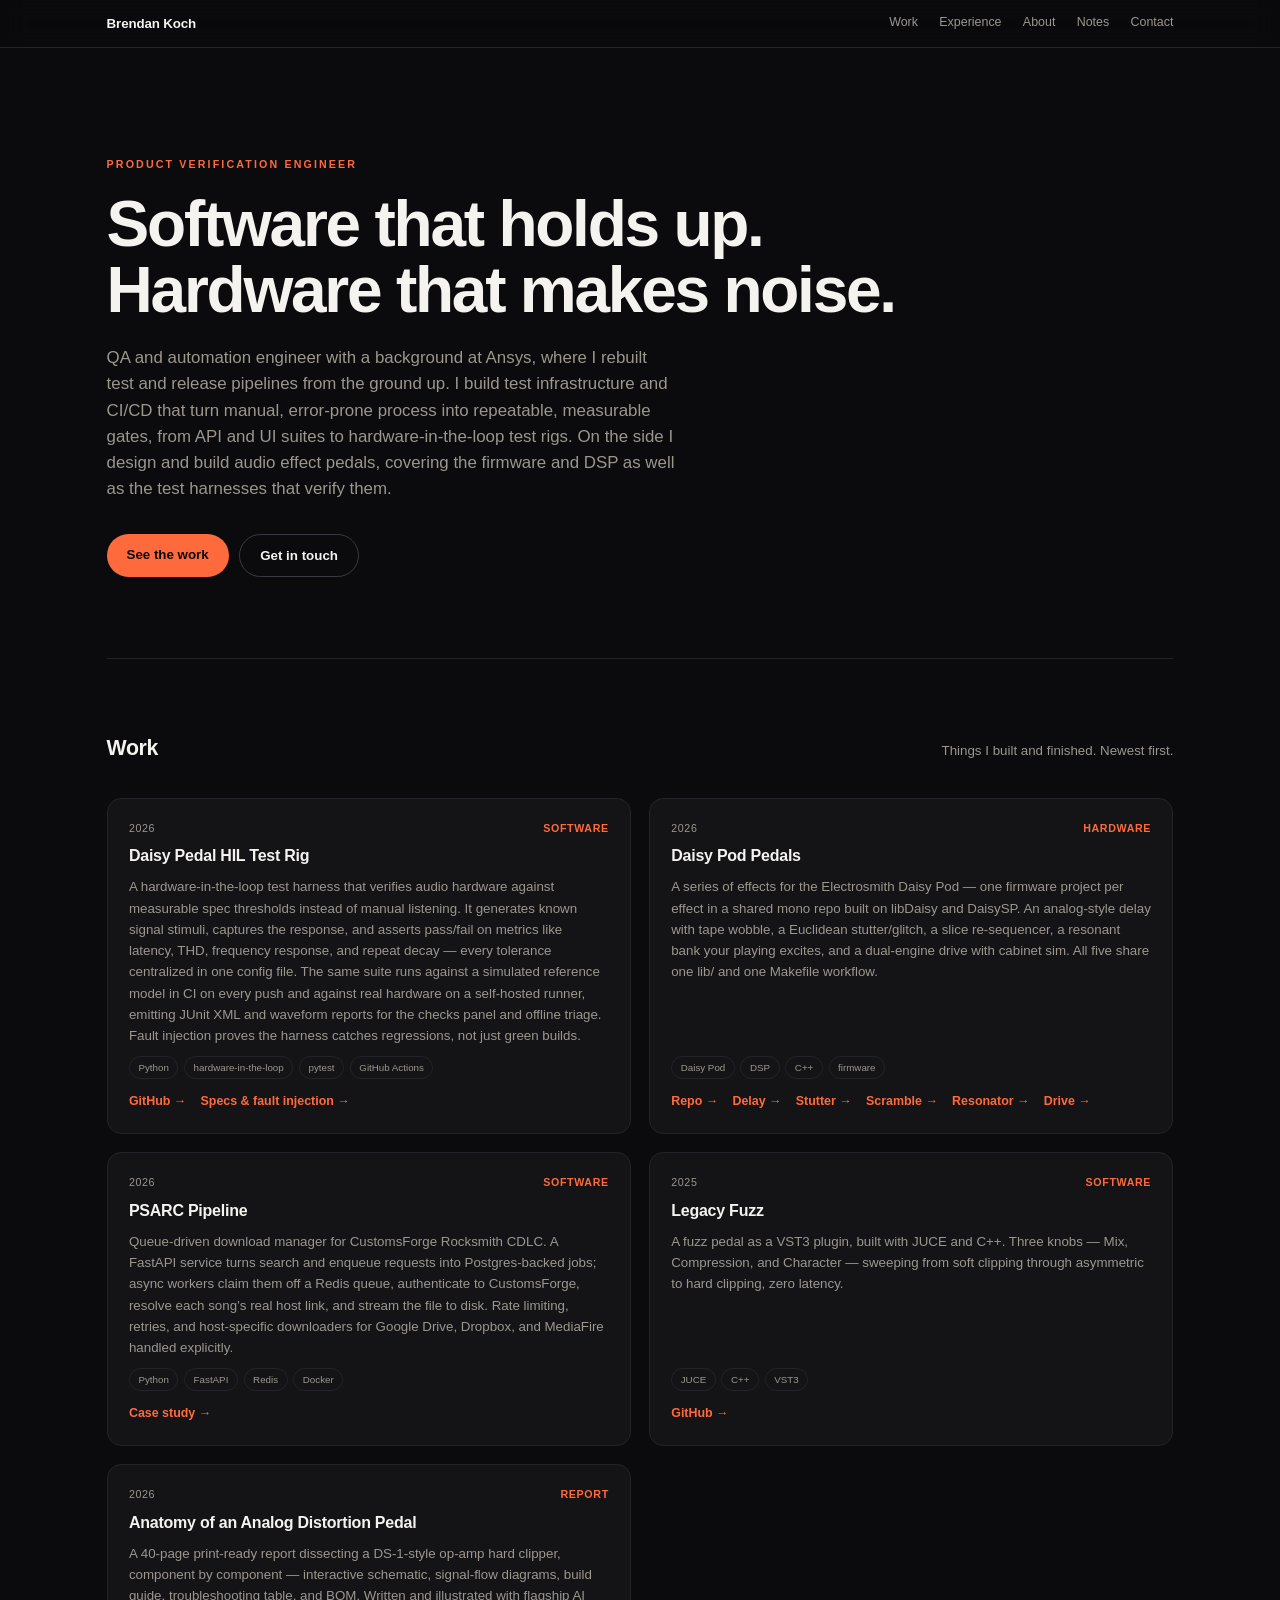
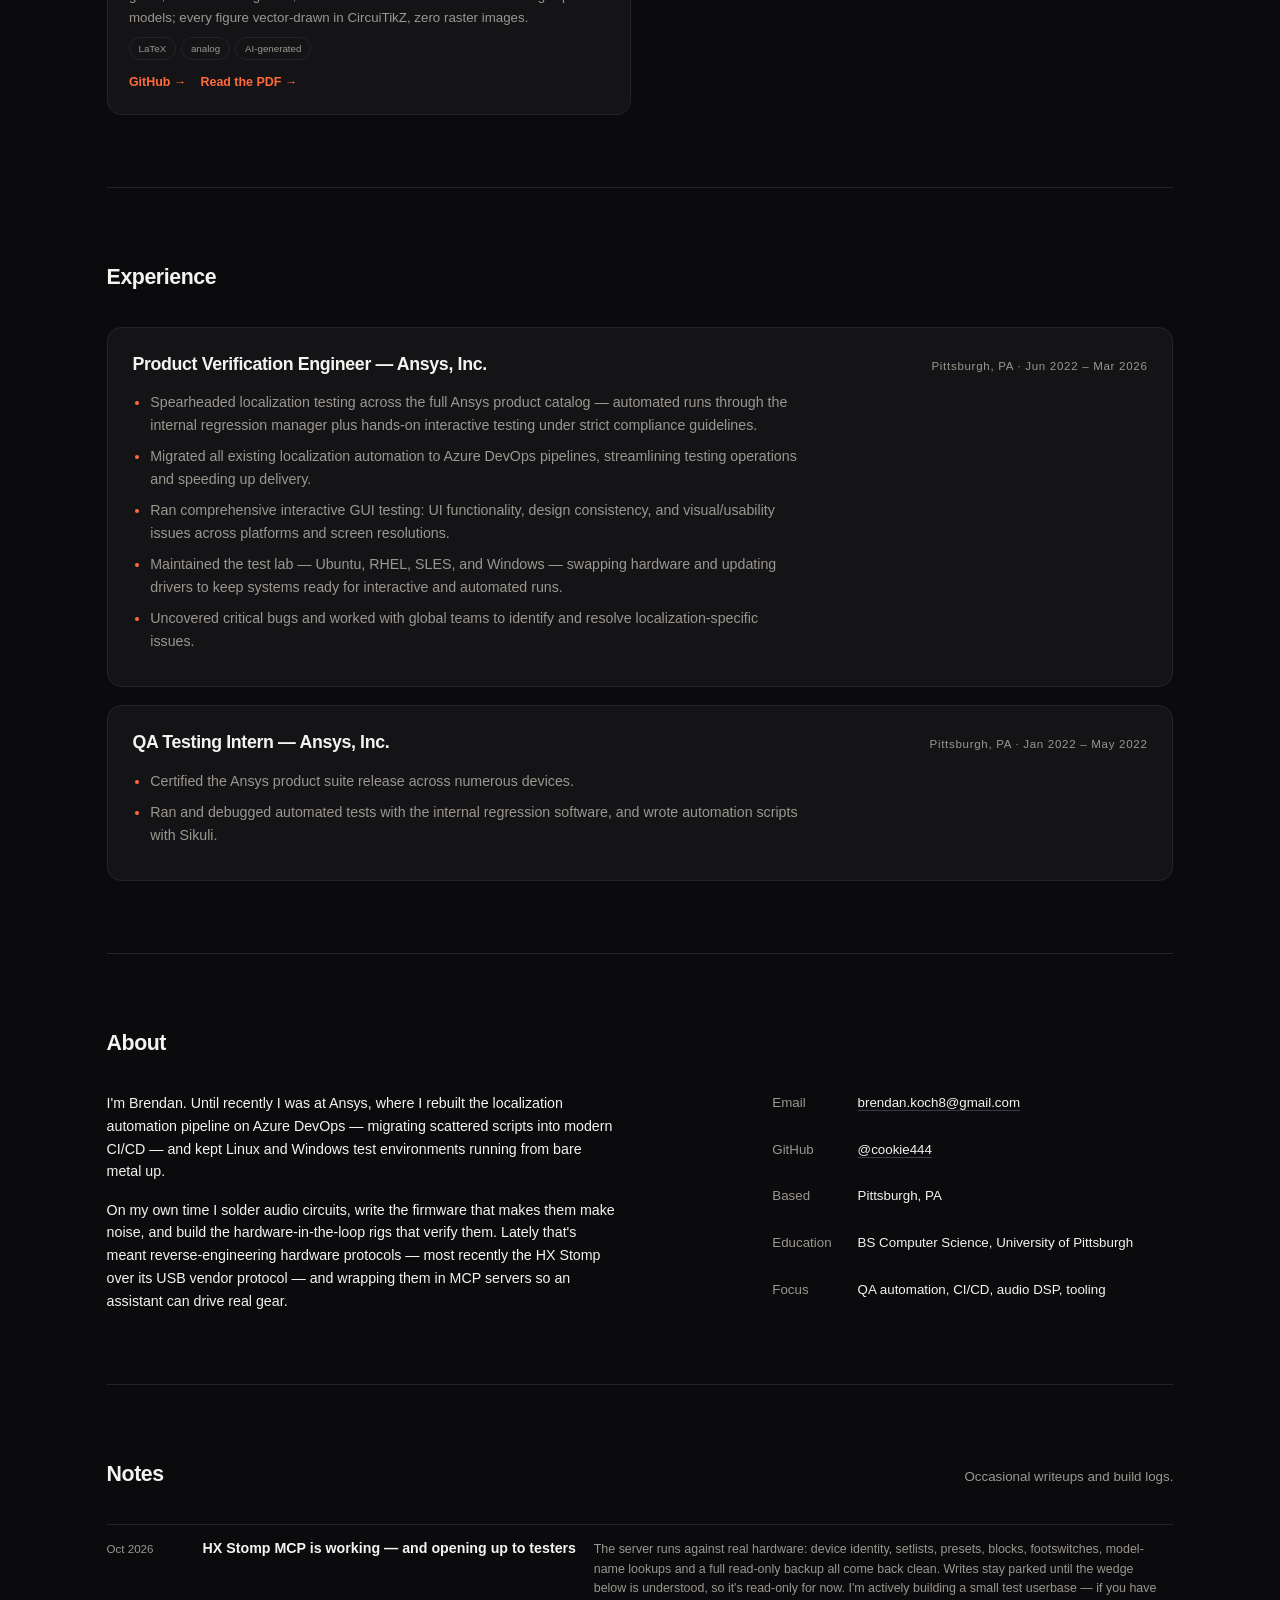
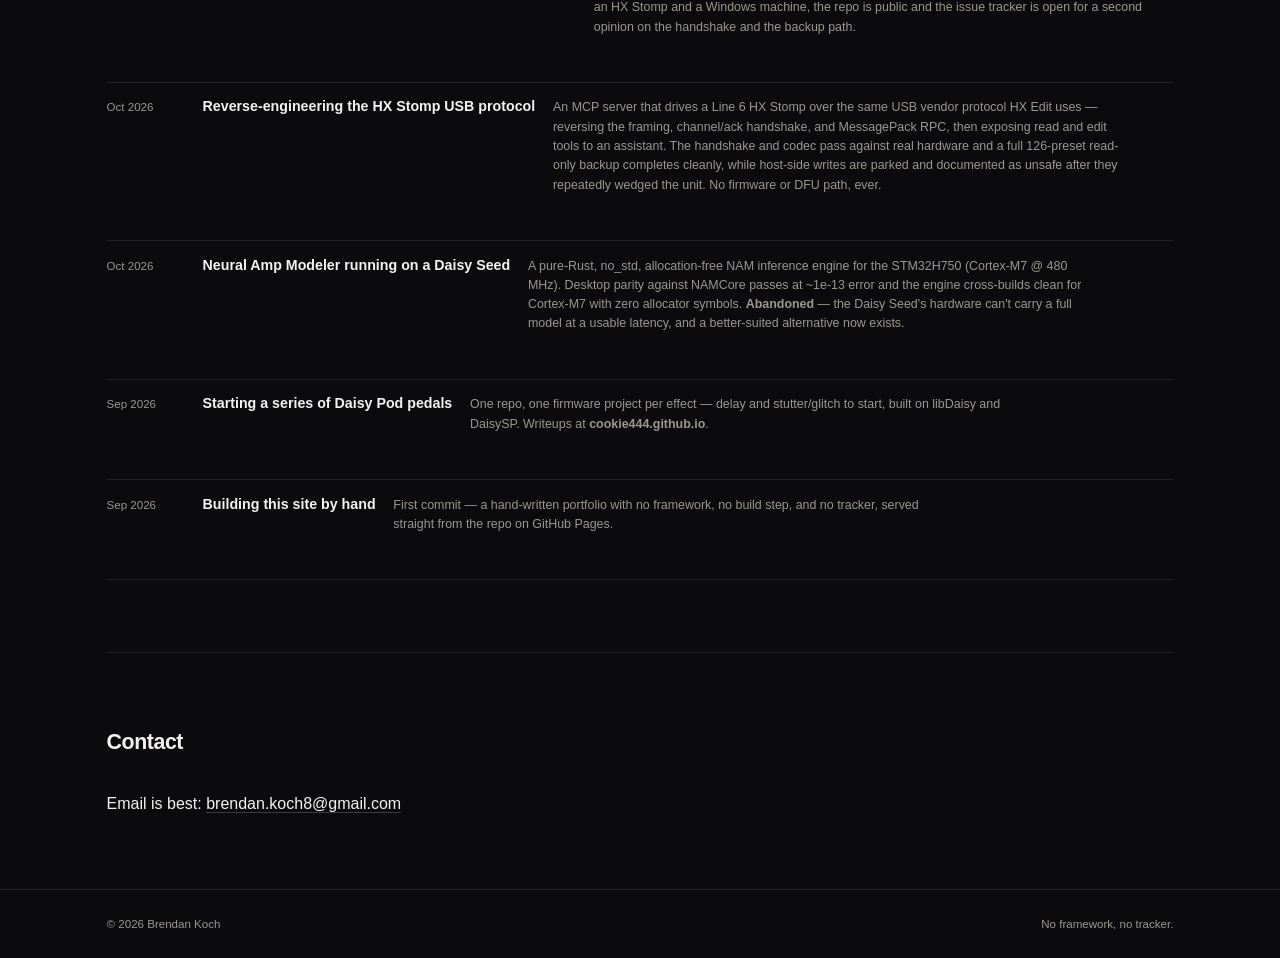
<file: index.html>
<!DOCTYPE html>
<html lang="en">
<head>
<meta charset="UTF-8">
<meta name="viewport" content="width=device-width, initial-scale=1">
<title>Brendan Koch</title>
<meta name="description" content="Portfolio of Brendan Koch — QA and automation engineer, pedal builder, toolmaker.">
<link rel="icon" href="data:image/svg+xml,<svg xmlns='http://www.w3.org/2000/svg' viewBox='0 0 32 32'><rect width='32' height='32' rx='7' fill='%23ff6a3d'/><text x='16' y='23' font-size='18' font-family='Arial' font-weight='700' text-anchor='middle' fill='%230b0b0d'>B</text></svg>">
<link rel="stylesheet" href="style.css">
</head>
<body>

<header class="topbar">
  <div class="topbar-inner">
    <a class="brand" href="#top">Brendan Koch</a>
    <nav class="nav">
      <a href="#work">Work</a>
      <a href="#experience">Experience</a>
      <a href="#about">About</a>
      <a href="#notes">Notes</a>
      <a href="#contact">Contact</a>
    </nav>
  </div>
</header>

<main id="top">

  <section class="hero">
    <p class="eyebrow">Product verification engineer</p>
    <h1>Software that holds up.<br>Hardware that makes noise.</h1>
    <p class="sub">QA and automation engineer with a background at Ansys, where I rebuilt test and release pipelines from the ground up. I build test infrastructure and CI/CD that turn manual, error-prone process into repeatable, measurable gates, from API and UI suites to hardware-in-the-loop test rigs. On the side I design and build audio effect pedals, covering the firmware and DSP as well as the test harnesses that verify them.</p>
    <div class="cta">
      <a class="btn solid" href="#work">See the work</a>
      <a class="btn ghost" href="mailto:brendan.koch8@gmail.com">Get in touch</a>
    </div>
  </section>

  <section id="work" class="section">
    <div class="section-head">
      <h2>Work</h2>
      <p class="section-sub">Things I built and finished. Newest first.</p>
    </div>

    <div class="grid">

      <article class="card">
        <div class="card-top">
          <p class="year">2026</p>
          <p class="kind">Software</p>
        </div>
        <h3>Daisy Pedal HIL Test Rig</h3>
        <p class="blurb">A hardware-in-the-loop test harness that verifies audio hardware against measurable spec thresholds instead of manual listening. It generates known signal stimuli, captures the response, and asserts pass/fail on metrics like latency, THD, frequency response, and repeat decay &mdash; every tolerance centralized in one config file. The same suite runs against a simulated reference model in CI on every push and against real hardware on a self-hosted runner, emitting JUnit XML and waveform reports for the checks panel and offline triage. Fault injection proves the harness catches regressions, not just green builds.</p>
        <p class="meta"><span class="tag">Python</span><span class="tag">hardware-in-the-loop</span><span class="tag">pytest</span><span class="tag">GitHub Actions</span></p>
        <p class="links"><a href="https://github.com/cookie444/daisy-pedal-test-harness">GitHub</a><a href="https://github.com/cookie444/daisy-pedal-test-harness/blob/main/README.md">Specs &amp; fault injection</a></p>
      </article>

      <article class="card">
        <div class="card-top">
          <p class="year">2026</p>
          <p class="kind">Hardware</p>
        </div>
        <h3>Daisy Pod Pedals</h3>
        <p class="blurb">A series of effects for the Electrosmith Daisy Pod &mdash; one firmware project per effect in a shared mono repo built on libDaisy and DaisySP. An analog-style delay with tape wobble, a Euclidean stutter/glitch, a slice re-sequencer, a resonant bank your playing excites, and a dual-engine drive with cabinet sim. All five share one lib/ and one Makefile workflow.</p>
        <p class="meta"><span class="tag">Daisy Pod</span><span class="tag">DSP</span><span class="tag">C++</span><span class="tag">firmware</span></p>
        <p class="links"><a href="https://github.com/cookie444/Daisy-Pod-Projects">Repo</a><a href="https://github.com/cookie444/Daisy-Pod-Projects/tree/main/delay">Delay</a><a href="https://github.com/cookie444/Daisy-Pod-Projects/tree/main/stutter-glitch">Stutter</a><a href="https://github.com/cookie444/Daisy-Pod-Projects/tree/main/buffer-scramble">Scramble</a><a href="https://github.com/cookie444/Daisy-Pod-Projects/tree/main/specter-resonator">Resonator</a><a href="https://github.com/cookie444/Daisy-Pod-Projects/tree/main/legacy-harmonic-saturator">Drive</a></p>
      </article>

      <article class="card">
        <div class="card-top">
          <p class="year">2026</p>
          <p class="kind">Software</p>
        </div>
        <h3>PSARC Pipeline</h3>
        <p class="blurb">Queue-driven download manager for CustomsForge Rocksmith CDLC. A FastAPI service turns search and enqueue requests into Postgres-backed jobs; async workers claim them off a Redis queue, authenticate to CustomsForge, resolve each song&rsquo;s real host link, and stream the file to disk. Rate limiting, retries, and host-specific downloaders for Google Drive, Dropbox, and MediaFire handled explicitly.</p>
        <p class="meta"><span class="tag">Python</span><span class="tag">FastAPI</span><span class="tag">Redis</span><span class="tag">Docker</span></p>
        <p class="links"><a href="work/psarc-pipeline.html">Case study</a></p>
      </article>

      <article class="card">
        <div class="card-top">
          <p class="year">2025</p>
          <p class="kind">Software</p>
        </div>
        <h3>Legacy Fuzz</h3>
        <p class="blurb">A fuzz pedal as a VST3 plugin, built with JUCE and C++. Three knobs &mdash; Mix, Compression, and Character &mdash; sweeping from soft clipping through asymmetric to hard clipping, zero latency.</p>
        <p class="meta"><span class="tag">JUCE</span><span class="tag">C++</span><span class="tag">VST3</span></p>
        <p class="links"><a href="https://github.com/cookie444/Legacy-Fuzz">GitHub</a></p>
      </article>

      <article class="card">
        <div class="card-top">
          <p class="year">2026</p>
          <p class="kind">Report</p>
        </div>
        <h3>Anatomy of an Analog Distortion Pedal</h3>
        <p class="blurb">A 40-page print-ready report dissecting a DS-1-style op-amp hard clipper, component by component &mdash; interactive schematic, signal-flow diagrams, build guide, troubleshooting table, and BOM. Written and illustrated with flagship AI models; every figure vector-drawn in CircuiTikZ, zero raster images.</p>
        <p class="meta"><span class="tag">LaTeX</span><span class="tag">analog</span><span class="tag">AI-generated</span></p>
        <p class="links"><a href="https://github.com/cookie444/Interactive-Distortion-Pedal-Build-and-Analysis">GitHub</a><a href="https://github.com/cookie444/Interactive-Distortion-Pedal-Build-and-Analysis/blob/main/main.pdf">Read the PDF</a></p>
      </article>

    </div>
  </section>

  <section id="experience" class="section">
    <div class="section-head">
      <h2>Experience</h2>
    </div>
    <article class="job">
      <div class="job-head">
        <h3>Product Verification Engineer &mdash; Ansys, Inc.</h3>
        <p class="year">Pittsburgh, PA &middot; Jun 2022 &ndash; Mar 2026</p>
      </div>
      <ul class="job-list">
        <li>Spearheaded localization testing across the full Ansys product catalog &mdash; automated runs through the internal regression manager plus hands-on interactive testing under strict compliance guidelines.</li>
        <li>Migrated all existing localization automation to Azure DevOps pipelines, streamlining testing operations and speeding up delivery.</li>
        <li>Ran comprehensive interactive GUI testing: UI functionality, design consistency, and visual/usability issues across platforms and screen resolutions.</li>
        <li>Maintained the test lab &mdash; Ubuntu, RHEL, SLES, and Windows &mdash; swapping hardware and updating drivers to keep systems ready for interactive and automated runs.</li>
        <li>Uncovered critical bugs and worked with global teams to identify and resolve localization-specific issues.</li>
      </ul>
    </article>

    <article class="job">
      <div class="job-head">
        <h3>QA Testing Intern &mdash; Ansys, Inc.</h3>
        <p class="year">Pittsburgh, PA &middot; Jan 2022 &ndash; May 2022</p>
      </div>
      <ul class="job-list">
        <li>Certified the Ansys product suite release across numerous devices.</li>
        <li>Ran and debugged automated tests with the internal regression software, and wrote automation scripts with Sikuli.</li>
      </ul>
    </article>
  </section>

  <section id="about" class="section">
    <div class="section-head">
      <h2>About</h2>
    </div>
    <div class="about-cols">
      <div class="prose">
        <p>I'm Brendan. Until recently I was at Ansys, where I rebuilt the localization automation pipeline on Azure DevOps &mdash; migrating scattered scripts into modern CI/CD &mdash; and kept Linux and Windows test environments running from bare metal up.</p>
        <p>On my own time I solder audio circuits, write the firmware that makes them make noise, and build the hardware-in-the-loop rigs that verify them. Lately that's meant reverse-engineering hardware protocols &mdash; most recently the HX Stomp over its USB vendor protocol &mdash; and wrapping them in MCP servers so an assistant can drive real gear.</p>
      </div>
      <dl class="facts">
        <div><dt>Email</dt><dd><a href="mailto:brendan.koch8@gmail.com">brendan.koch8@gmail.com</a></dd></div>
        <div><dt>GitHub</dt><dd><a href="https://github.com/cookie444">@cookie444</a></dd></div>
        <div><dt>Based</dt><dd>Pittsburgh, PA</dd></div>
        <div><dt>Education</dt><dd>BS Computer Science, University of Pittsburgh</dd></div>
        <div><dt>Focus</dt><dd>QA automation, CI/CD, audio DSP, tooling</dd></div>
      </dl>
    </div>
  </section>

  <section id="notes" class="section">
    <div class="section-head">
      <h2>Notes</h2>
      <p class="section-sub">Occasional writeups and build logs.</p>
    </div>
    <ul class="notes">
      <!-- ADD: newest first. -->
      <li><span class="date">Oct 2026</span><a href="https://github.com/cookie444/HX-Stomp-MCP">HX Stomp MCP is working &mdash; and opening up to testers</a><span class="sub">The server runs against real hardware: device identity, setlists, presets, blocks, footswitches, model-name lookups and a full read-only backup all come back clean. Writes stay parked until the wedge below is understood, so it's read-only for now. I'm actively building a small test userbase &mdash; if you have an HX Stomp and a Windows machine, the repo is public and the issue tracker is open for a second opinion on the handshake and the backup path.</span></li>
      <li><span class="date">Oct 2026</span><a href="https://github.com/cookie444/HX-Stomp-MCP">Reverse-engineering the HX Stomp USB protocol</a><span class="sub">An MCP server that drives a Line 6 HX Stomp over the same USB vendor protocol HX Edit uses &mdash; reversing the framing, channel/ack handshake, and MessagePack RPC, then exposing read and edit tools to an assistant. The handshake and codec pass against real hardware and a full 126-preset read-only backup completes cleanly, while host-side writes are parked and documented as unsafe after they repeatedly wedged the unit. No firmware or DFU path, ever.</span></li>
      <li><span class="date">Oct 2026</span><a href="https://github.com/cookie444/nam-daisy-rs">Neural Amp Modeler running on a Daisy Seed</a><span class="sub">A pure-Rust, no_std, allocation-free NAM inference engine for the STM32H750 (Cortex-M7 @ 480 MHz). Desktop parity against NAMCore passes at ~1e-13 error and the engine cross-builds clean for Cortex-M7 with zero allocator symbols. <strong>Abandoned</strong> &mdash; the Daisy Seed's hardware can't carry a full model at a usable latency, and a better-suited alternative now exists.</span></li>
      <li><span class="date">Sep 2026</span><a href="https://github.com/cookie444/Daisy-Pod-Projects">Starting a series of Daisy Pod pedals</a><span class="sub">One repo, one firmware project per effect &mdash; delay and stutter/glitch to start, built on libDaisy and DaisySP. Writeups at <a href="https://cookie444.github.io/">cookie444.github.io</a>.</span></li>
      <li><span class="date">Sep 2026</span><a href="https://github.com/cookie444/cookie444.github.io">Building this site by hand</a><span class="sub">First commit &mdash; a hand-written portfolio with no framework, no build step, and no tracker, served straight from the repo on GitHub Pages.</span></li>
    </ul>
  </section>

  <section id="contact" class="section">
    <div class="section-head">
      <h2>Contact</h2>
    </div>
    <p class="contact-line">Email is best: <a href="mailto:brendan.koch8@gmail.com">brendan.koch8@gmail.com</a></p>
  </section>

</main>

<footer class="footer">
  <div class="footer-inner">
    <p>&copy; 2026 Brendan Koch</p>
    <p>No framework, no tracker.</p>
  </div>
</footer>

<script src="fit.js"></script>
</body>
</html>
</file>
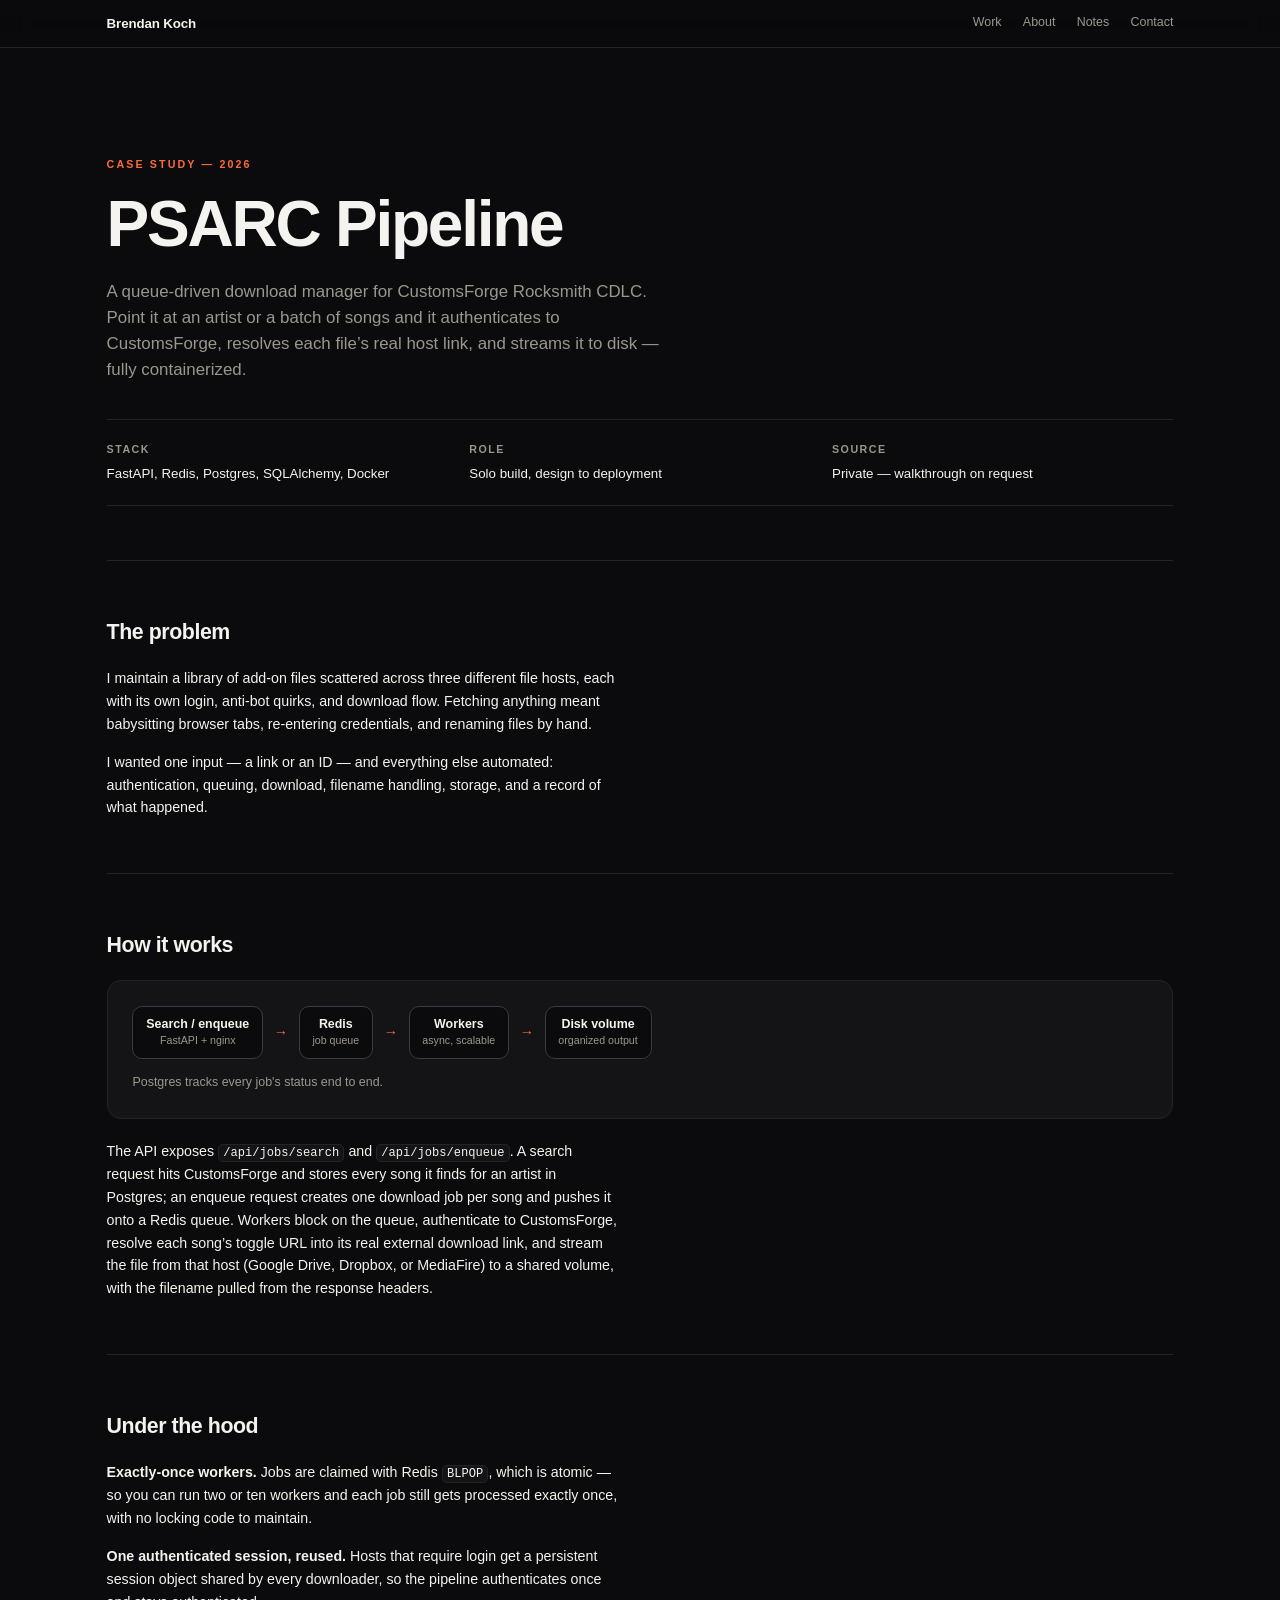
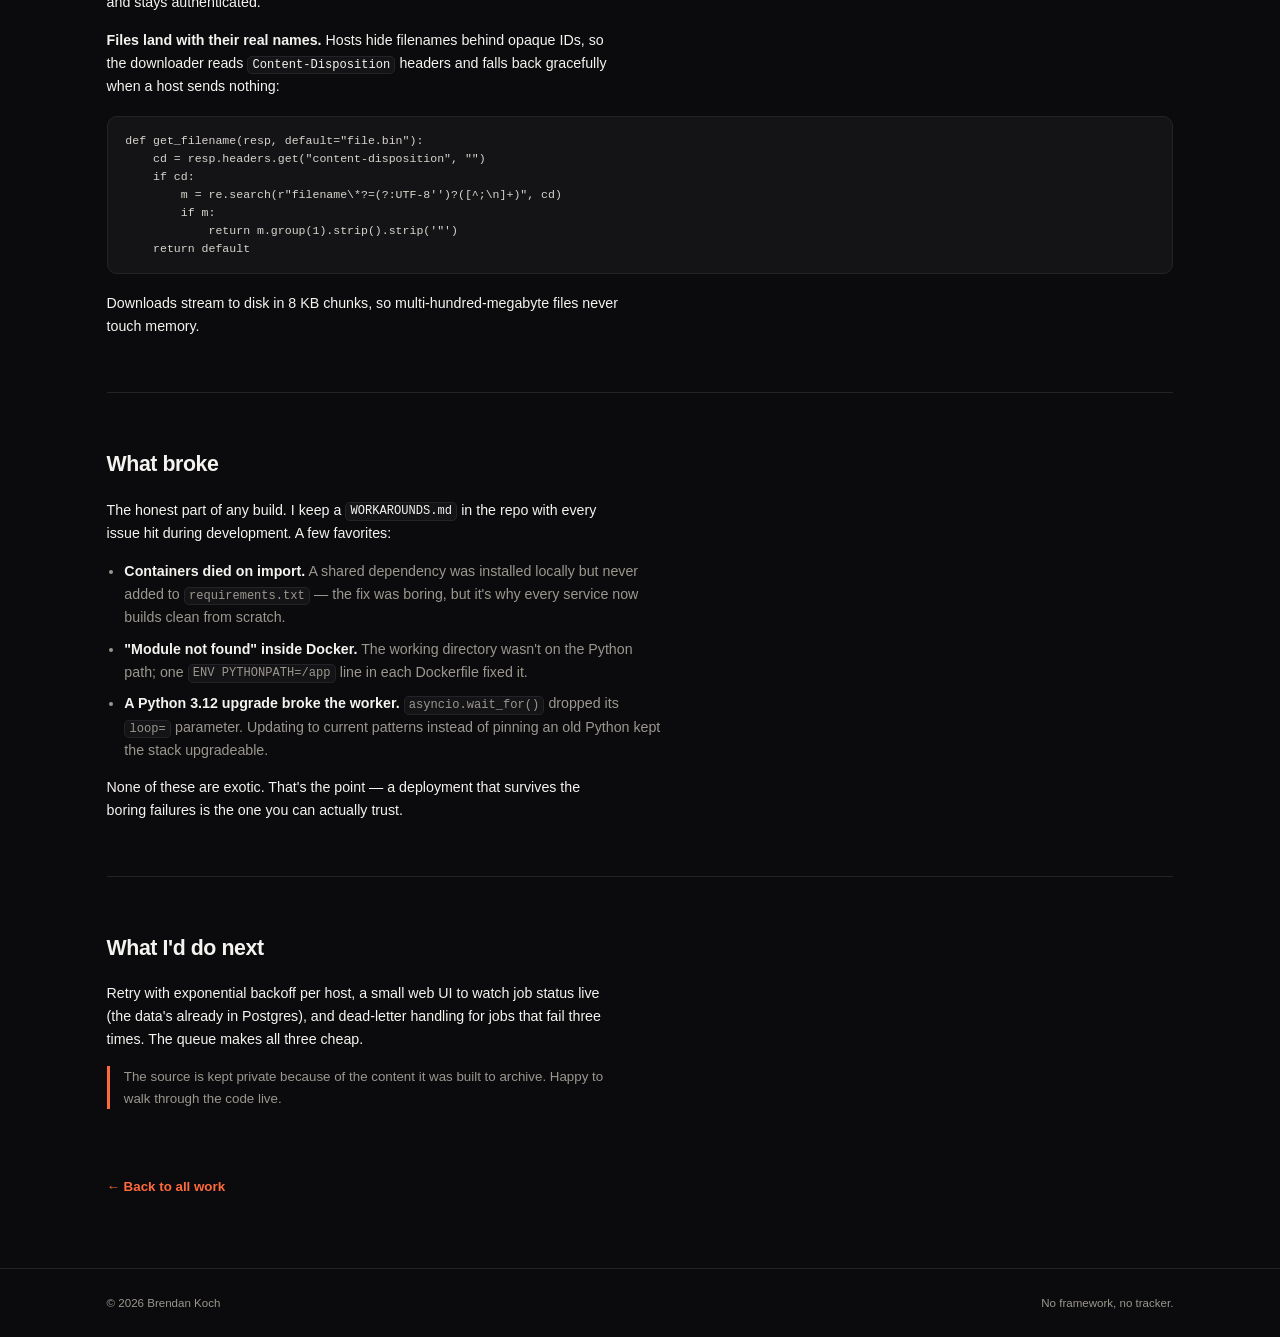
<file: work/psarc-pipeline.html>
<!DOCTYPE html>
<html lang="en">
<head>
<meta charset="UTF-8">
<meta name="viewport" content="width=device-width, initial-scale=1">
<title>PSARC Pipeline — Brendan Koch</title>
<meta name="description" content="Case study: a queue-driven download manager for CustomsForge Rocksmith CDLC built with FastAPI, Redis, Postgres, and Docker.">
<link rel="icon" href="data:image/svg+xml,<svg xmlns='http://www.w3.org/2000/svg' viewBox='0 0 32 32'><rect width='32' height='32' rx='7' fill='%23ff6a3d'/><text x='16' y='23' font-size='18' font-family='Arial' font-weight='700' text-anchor='middle' fill='%230b0b0d'>B</text></svg>">
<link rel="stylesheet" href="../style.css">
</head>
<body>

<header class="topbar">
  <div class="topbar-inner">
    <a class="brand" href="../index.html">Brendan Koch</a>
    <nav class="nav">
      <a href="../index.html#work">Work</a>
      <a href="../index.html#about">About</a>
      <a href="../index.html#notes">Notes</a>
      <a href="../index.html#contact">Contact</a>
    </nav>
  </div>
</header>

<main class="case-study">

  <section class="hero">
    <p class="eyebrow">Case study &mdash; 2026</p>
    <h1>PSARC Pipeline</h1>
    <p class="sub">A queue-driven download manager for CustomsForge Rocksmith CDLC. Point it at an artist or a batch of songs and it authenticates to CustomsForge, resolves each file&rsquo;s real host link, and streams it to disk &mdash; fully containerized.</p>
    <dl class="meta-strip">
      <div><dt>Stack</dt><dd>FastAPI, Redis, Postgres, SQLAlchemy, Docker</dd></div>
      <div><dt>Role</dt><dd>Solo build, design to deployment</dd></div>
      <div><dt>Source</dt><dd>Private &mdash; walkthrough on request</dd></div>
    </dl>
  </section>

  <section class="cs-section">
    <h2>The problem</h2>
    <div class="prose">
      <p>I maintain a library of add-on files scattered across three different file hosts, each with its own login, anti-bot quirks, and download flow. Fetching anything meant babysitting browser tabs, re-entering credentials, and renaming files by hand.</p>
      <p>I wanted one input &mdash; a link or an ID &mdash; and everything else automated: authentication, queuing, download, filename handling, storage, and a record of what happened.</p>
    </div>
  </section>

  <section class="cs-section">
    <h2>How it works</h2>
    <div class="flow" role="img" aria-label="Architecture: API request, API writes to Postgres and pushes a job to Redis, workers pop jobs and write files to a shared volume, nginx fronts the API.">
      <div class="flow-row">
        <span class="node">Search / enqueue<br><span class="node-sub">FastAPI + nginx</span></span>
        <span class="arrow">&rarr;</span>
        <span class="node">Redis<br><span class="node-sub">job queue</span></span>
        <span class="arrow">&rarr;</span>
        <span class="node">Workers<br><span class="node-sub">async, scalable</span></span>
        <span class="arrow">&rarr;</span>
        <span class="node">Disk volume<br><span class="node-sub">organized output</span></span>
      </div>
      <p class="flow-note">Postgres tracks every job's status end to end.</p>
    </div>
    <div class="prose">
      <p>The API exposes <code>/api/jobs/search</code> and <code>/api/jobs/enqueue</code>. A search request hits CustomsForge and stores every song it finds for an artist in Postgres; an enqueue request creates one download job per song and pushes it onto a Redis queue. Workers block on the queue, authenticate to CustomsForge, resolve each song&rsquo;s toggle URL into its real external download link, and stream the file from that host (Google Drive, Dropbox, or MediaFire) to a shared volume, with the filename pulled from the response headers.</p>
    </div>
  </section>

  <section class="cs-section">
    <h2>Under the hood</h2>
    <div class="prose">
      <p><strong>Exactly-once workers.</strong> Jobs are claimed with Redis <code>BLPOP</code>, which is atomic &mdash; so you can run two or ten workers and each job still gets processed exactly once, with no locking code to maintain.</p>
      <p><strong>One authenticated session, reused.</strong> Hosts that require login get a persistent session object shared by every downloader, so the pipeline authenticates once and stays authenticated.</p>
      <p><strong>Files land with their real names.</strong> Hosts hide filenames behind opaque IDs, so the downloader reads <code>Content-Disposition</code> headers and falls back gracefully when a host sends nothing:</p>
    </div>

    <pre class="code"><code>def get_filename(resp, default="file.bin"):
    cd = resp.headers.get("content-disposition", "")
    if cd:
        m = re.search(r"filename\*?=(?:UTF-8'')?([^;\n]+)", cd)
        if m:
            return m.group(1).strip().strip('"')
    return default</code></pre>

    <div class="prose">
      <p>Downloads stream to disk in 8&nbsp;KB chunks, so multi-hundred-megabyte files never touch memory.</p>
    </div>
  </section>

  <section class="cs-section">
    <h2>What broke</h2>
    <div class="prose">
      <p>The honest part of any build. I keep a <code>WORKAROUNDS.md</code> in the repo with every issue hit during development. A few favorites:</p>
      <ul>
        <li><strong>Containers died on import.</strong> A shared dependency was installed locally but never added to <code>requirements.txt</code> &mdash; the fix was boring, but it's why every service now builds clean from scratch.</li>
        <li><strong>"Module not found" inside Docker.</strong> The working directory wasn't on the Python path; one <code>ENV PYTHONPATH=/app</code> line in each Dockerfile fixed it.</li>
        <li><strong>A Python 3.12 upgrade broke the worker.</strong> <code>asyncio.wait_for()</code> dropped its <code>loop=</code> parameter. Updating to current patterns instead of pinning an old Python kept the stack upgradeable.</li>
      </ul>
      <p>None of these are exotic. That's the point &mdash; a deployment that survives the boring failures is the one you can actually trust.</p>
    </div>
  </section>

  <section class="cs-section">
    <h2>What I'd do next</h2>
    <div class="prose">
      <p>Retry with exponential backoff per host, a small web UI to watch job status live (the data's already in Postgres), and dead-letter handling for jobs that fail three times. The queue makes all three cheap.</p>
      <p class="cs-note">The source is kept private because of the content it was built to archive. Happy to walk through the code live.</p>
    </div>
  </section>

  <p class="back-link"><a href="../index.html#work">&larr; Back to all work</a></p>

</main>

<footer class="footer">
  <div class="footer-inner">
    <p>&copy; 2026 Brendan Koch</p>
    <p>No framework, no tracker.</p>
  </div>
</footer>

<script src="../fit.js"></script>
</body>
</html>
</file>
<file: style.css>
:root {
  --bg: #0b0b0d;
  --panel: #141417;
  --panel-hover: #17171b;
  --line: #232329;
  --line-bright: #3a3a44;
  --text: #f4f3ef;
  --soft: #9b978f;
  --accent: #ff6a3d;
  --accent-dim: rgba(255, 106, 61, 0.12);
  --sans: -apple-system, BlinkMacSystemFont, "Segoe UI", Roboto, Helvetica, Arial, sans-serif;
  --scale: 1;
  --cols: 3;
}

* { box-sizing: border-box; }

html {
  -webkit-text-size-adjust: 100%;
  font-size: calc(16px * var(--scale, 1));
  scroll-behavior: smooth;
}

body {
  margin: 0;
  background: var(--bg);
  color: var(--text);
  font-family: var(--sans);
  font-size: 1rem;
  line-height: 1.6;
  -webkit-font-smoothing: antialiased;
}

::selection { background: var(--accent-dim); color: var(--accent); }

a {
  color: inherit;
  text-decoration: none;
  transition: color 0.15s ease;
}

a:hover { color: var(--accent); }
a:focus-visible { outline: 2px solid var(--accent); outline-offset: 3px; border-radius: 2px; }

/* ---------- top bar ---------- */

.topbar {
  position: sticky;
  top: 0;
  z-index: 10;
  background: rgba(11, 11, 13, 0.72);
  -webkit-backdrop-filter: blur(14px);
  backdrop-filter: blur(14px);
  border-bottom: 1px solid var(--line);
}

.topbar-inner {
  max-width: 80rem;
  margin: 0 auto;
  padding: 0.9rem clamp(1.25rem, 3vw, 2.5rem);
  display: flex;
  align-items: center;
  justify-content: space-between;
  gap: 1.5rem;
}

.brand {
  font-size: 0.9375rem;
  font-weight: 650;
  letter-spacing: -0.01em;
}

.nav {
  display: flex;
  gap: 1.5rem;
  font-size: 0.875rem;
  color: var(--soft);
}

.nav a:hover { color: var(--text); }

/* ---------- layout ---------- */

main, .footer-inner {
  max-width: 80rem;
  margin: 0 auto;
  padding-left: clamp(1.25rem, 3vw, 2.5rem);
  padding-right: clamp(1.25rem, 3vw, 2.5rem);
}

/* ---------- hero ---------- */

.hero { padding: clamp(5rem, 12vh, 9rem) 0 clamp(4rem, 9vh, 7rem); }

.eyebrow {
  margin: 0 0 1.25rem;
  font-size: 0.75rem;
  font-weight: 600;
  letter-spacing: 0.2em;
  text-transform: uppercase;
  color: var(--accent);
}

h1 {
  margin: 0 0 1.5rem;
  font-size: clamp(2.5rem, 5.5vw, 4.5rem);
  font-weight: 700;
  line-height: 1.04;
  letter-spacing: -0.035em;
}

.sub {
  margin: 0 0 2.25rem;
  max-width: 40rem;
  font-size: 1.1875rem;
  line-height: 1.55;
  color: var(--soft);
}

.cta { display: flex; flex-wrap: wrap; gap: 0.75rem; }

.btn {
  display: inline-block;
  padding: 0.7rem 1.4rem;
  border-radius: 999px;
  font-size: 0.9375rem;
  font-weight: 600;
  transition: background 0.15s ease, border-color 0.15s ease, color 0.15s ease;
}

.btn.solid { background: var(--accent); color: #0b0b0d; }
.btn.solid:hover { background: #ff8260; color: #0b0b0d; }

.btn.ghost { border: 1px solid var(--line-bright); color: var(--text); }
.btn.ghost:hover { border-color: var(--accent); color: var(--accent); }

/* ---------- sections ---------- */

.section {
  padding: clamp(3.5rem, 8vh, 6rem) 0;
  border-top: 1px solid var(--line);
  scroll-margin-top: 4rem;
}

.section-head {
  display: flex;
  align-items: baseline;
  justify-content: space-between;
  gap: 1.5rem;
  margin-bottom: 2.25rem;
}

h2 {
  margin: 0;
  font-size: 1.5rem;
  font-weight: 650;
  letter-spacing: -0.02em;
}

.section-sub { margin: 0; font-size: 0.9375rem; color: var(--soft); }

/* ---------- work grid ---------- */

.grid {
  display: grid;
  grid-template-columns: repeat(var(--cols, 3), minmax(0, 1fr));
  gap: 1.25rem;
}

.card {
  display: flex;
  flex-direction: column;
  gap: 0.65rem;
  background: var(--panel);
  border: 1px solid var(--line);
  border-radius: 14px;
  padding: 1.5rem;
  transition: transform 0.15s ease, border-color 0.15s ease, background 0.15s ease;
}

.card:hover {
  transform: translateY(-3px);
  border-color: var(--line-bright);
  background: var(--panel-hover);
}

.card-top {
  display: flex;
  justify-content: space-between;
  align-items: baseline;
}

.year, .kind {
  margin: 0;
  font-size: 0.75rem;
  letter-spacing: 0.06em;
  color: var(--soft);
}

.kind {
  text-transform: uppercase;
  font-weight: 600;
  color: var(--accent);
}

h3 {
  margin: 0;
  font-size: 1.125rem;
  font-weight: 650;
  letter-spacing: -0.015em;
  line-height: 1.3;
}

.blurb { margin: 0; font-size: 0.9375rem; color: var(--soft); flex: 1; }

.meta {
  display: flex;
  flex-wrap: wrap;
  gap: 0.4rem;
  margin: 0;
}

.tag {
  font-size: 0.6875rem;
  color: var(--soft);
  border: 1px solid var(--line);
  border-radius: 999px;
  padding: 0.2rem 0.6rem;
  white-space: nowrap;
}

.links {
  display: flex;
  gap: 1rem;
  margin: 0.25rem 0 0;
  font-size: 0.875rem;
  font-weight: 600;
}

.links a { color: var(--accent); }
.links a:hover { color: #ff8260; }
.links a::after { content: " \2192"; }

/* ---------- experience ---------- */

.job {
  background: var(--panel);
  border: 1px solid var(--line);
  border-radius: 14px;
  padding: 1.75rem;
}

.job-head {
  display: flex;
  flex-wrap: wrap;
  align-items: baseline;
  justify-content: space-between;
  gap: 0.5rem 1.5rem;
}

.job-head h3 {
  margin: 0;
  font-size: 1.25rem;
  font-weight: 650;
  letter-spacing: -0.02em;
}

.job-head .year {
  margin: 0;
  font-size: 0.8125rem;
  color: var(--soft);
  font-variant-numeric: tabular-nums;
}

.job-list {
  margin: 1.1rem 0 0;
  padding-left: 1.25rem;
  color: var(--soft);
}

.job-list li { margin-bottom: 0.6rem; max-width: 46rem; }
.job-list li::marker { color: var(--accent); }

.job + .job { margin-top: 1.25rem; }

@media (max-width: 560px) {
  .job { padding: 1.25rem; }
}

/* ---------- about ---------- */

.about-cols {
  display: grid;
  grid-template-columns: minmax(0, 1.5fr) minmax(0, 1fr);
  gap: clamp(2rem, 5vw, 5rem);
}

.prose p { margin: 0 0 1.1rem; max-width: 36rem; }
.prose p:last-child { margin-bottom: 0; }

.facts { margin: 0; display: grid; gap: 0.9rem; font-size: 0.9375rem; }
.facts div { display: grid; grid-template-columns: 5rem 1fr; gap: 1rem; }
.facts dt { color: var(--soft); }
.facts dd { margin: 0; }
.facts a { color: var(--text); border-bottom: 1px solid var(--line-bright); }
.facts a:hover { color: var(--accent); border-bottom-color: var(--accent); }

/* ---------- notes ---------- */

.notes { list-style: none; margin: 0; padding: 0; }

.notes li {
  display: flex;
  flex-wrap: wrap;
  align-items: baseline;
  gap: 1.25rem;
  padding: 0.9rem 0;
  border-bottom: 1px solid var(--line);
}

.notes li:first-child { border-top: 1px solid var(--line); }

.notes .date {
  min-width: 5.5rem;
  font-size: 0.8125rem;
  color: var(--soft);
  font-variant-numeric: tabular-nums;
}

.notes a { font-weight: 550; }
.notes .sub { color: var(--soft); font-size: 0.875rem; }

/* ---------- contact ---------- */

.contact-line { margin: 0; font-size: 1.125rem; }
.contact-line a { border-bottom: 1px solid var(--line-bright); }
.contact-line a:hover { border-bottom-color: var(--accent); }

/* ---------- case study pages ---------- */

.case-study .hero { padding-bottom: clamp(2.5rem, 6vh, 4rem); }

.meta-strip {
  display: grid;
  grid-template-columns: repeat(3, minmax(0, 1fr));
  gap: 1.5rem;
  margin: 2.5rem 0 0;
  padding: 1.5rem 0;
  border-top: 1px solid var(--line);
  border-bottom: 1px solid var(--line);
}

.meta-strip dt {
  font-size: 0.75rem;
  font-weight: 600;
  letter-spacing: 0.14em;
  text-transform: uppercase;
  color: var(--soft);
  margin-bottom: 0.3rem;
}

.meta-strip dd { margin: 0; font-size: 0.9375rem; }

.cs-section {
  padding: clamp(2.5rem, 6vh, 4rem) 0;
  border-top: 1px solid var(--line);
}

.cs-section h2 { margin-bottom: 1.25rem; }

.flow {
  background: var(--panel);
  border: 1px solid var(--line);
  border-radius: 14px;
  padding: 1.75rem;
  margin: 0 0 1.5rem;
}

.flow-row {
  display: flex;
  flex-wrap: wrap;
  align-items: center;
  gap: 0.75rem;
}

.node {
  display: inline-block;
  background: var(--bg);
  border: 1px solid var(--line-bright);
  border-radius: 10px;
  padding: 0.6rem 0.9rem;
  font-size: 0.875rem;
  font-weight: 600;
  line-height: 1.35;
  text-align: center;
}

.node-sub { font-weight: 400; font-size: 0.75rem; color: var(--soft); }

.arrow { color: var(--accent); font-weight: 600; }

.flow-note { margin: 1rem 0 0; font-size: 0.875rem; color: var(--soft); }

.code {
  background: var(--panel);
  border: 1px solid var(--line);
  border-radius: 10px;
  padding: 1.1rem 1.25rem;
  overflow-x: auto;
  font-size: 0.8125rem;
  line-height: 1.55;
  margin: 1.25rem 0;
}

.code code {
  font-family: "Cascadia Code", "SF Mono", Consolas, "Courier New", monospace;
  color: #d8d5cd;
}

.prose code {
  font-family: "Cascadia Code", "SF Mono", Consolas, "Courier New", monospace;
  font-size: 0.85em;
  background: var(--panel);
  border: 1px solid var(--line);
  border-radius: 5px;
  padding: 0.1em 0.35em;
}

.prose ul { margin: 0 0 1rem; padding-left: 1.25rem; color: var(--soft); }
.prose li { margin-bottom: 0.6rem; max-width: 38rem; }
.prose li strong, .prose p strong { color: var(--text); font-weight: 600; }

.cs-note {
  border-left: 3px solid var(--accent);
  padding-left: 1rem;
  color: var(--soft);
  font-size: 0.9375rem;
}

.back-link { padding: 0 0 4rem; font-size: 0.9375rem; font-weight: 600; }
.back-link a { color: var(--accent); }
.back-link a:hover { color: #ff8260; }

@media (max-width: 700px) {
  .meta-strip { grid-template-columns: 1fr; gap: 1rem; }
  .flow-row { flex-direction: column; align-items: stretch; }
  .arrow { transform: rotate(90deg); text-align: center; }
  .node { text-align: left; }
}

/* ---------- footer ---------- */

.footer { border-top: 1px solid var(--line); }

.footer-inner {
  display: flex;
  flex-wrap: wrap;
  justify-content: space-between;
  gap: 0.5rem 1.5rem;
  padding-top: 1.75rem;
  padding-bottom: 1.75rem;
  font-size: 0.8125rem;
  color: var(--soft);
}

.footer-inner p { margin: 0; }

/* ---------- narrow / portrait ---------- */

@media (max-width: 860px) {
  .about-cols { grid-template-columns: 1fr; gap: 2.25rem; }
  .section-head { flex-direction: column; gap: 0.5rem; margin-bottom: 1.75rem; }
  .sub { font-size: 1.0625rem; }
}

@media (max-width: 560px) {
  .grid { grid-template-columns: 1fr; }
  .nav { gap: 1rem; }
  .card { padding: 1.25rem; }
}

@media (prefers-reduced-motion: reduce) {
  html { scroll-behavior: auto; }
  * { transition: none !important; }
}
</file>
